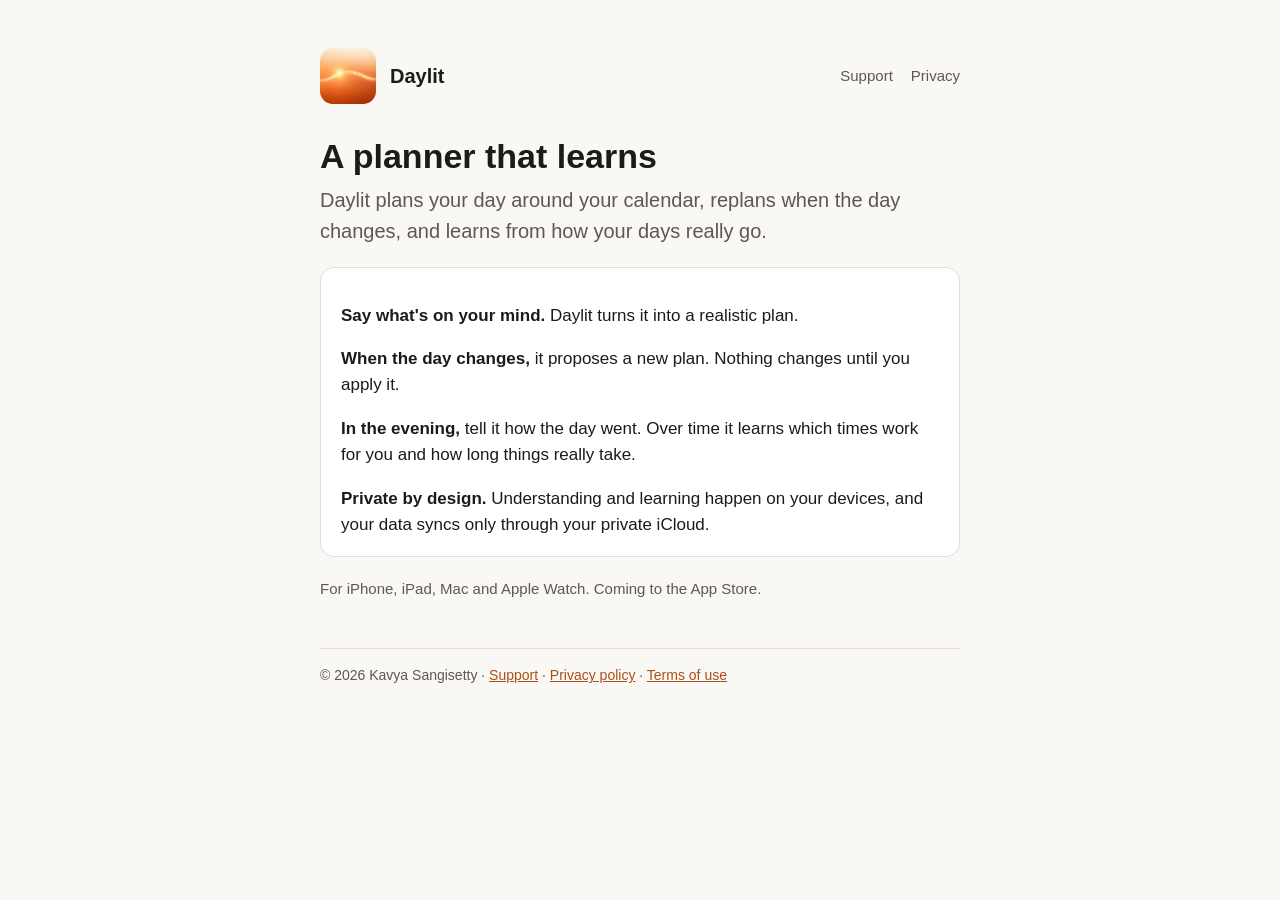
<file: index.html>
<!doctype html>
<html lang="en">
<head>
<meta charset="utf-8">
<meta name="viewport" content="width=device-width, initial-scale=1">
<title>Daylit: A Planner That Learns</title>
<meta name="description" content="Daylit plans your day around your calendar, replans when the day changes, and learns how you really live.">
<link rel="icon" href="icon.png">
<link rel="stylesheet" href="style.css">
</head>
<body>
<main>
<header><img src="icon.png" alt=""><a href="./">Daylit</a>
<nav><a href="support.html">Support</a><a href="privacy.html">Privacy</a></nav></header>
<h1>A planner that learns</h1>
<p class="lead">Daylit plans your day around your calendar, replans when the day changes, and learns from how your days really go.</p>
<div class="card">
<p><strong>Say what's on your mind.</strong> Daylit turns it into a realistic plan.</p>
<p><strong>When the day changes,</strong> it proposes a new plan. Nothing changes until you apply it.</p>
<p><strong>In the evening,</strong> tell it how the day went. Over time it learns which times work for you and how long things really take.</p>
<p style="margin-bottom:0"><strong>Private by design.</strong> Understanding and learning happen on your devices, and your data syncs only through your private iCloud.</p>
</div>
<p class="muted">For iPhone, iPad, Mac and Apple Watch. Coming to the App Store.</p>
<footer>© 2026 Kavya Sangisetty · <a href="support.html">Support</a> · <a href="privacy.html">Privacy policy</a> · <a href="https://www.apple.com/legal/internet-services/itunes/dev/stdeula/">Terms of use</a></footer>
</main>
</body>
</html>
</file>
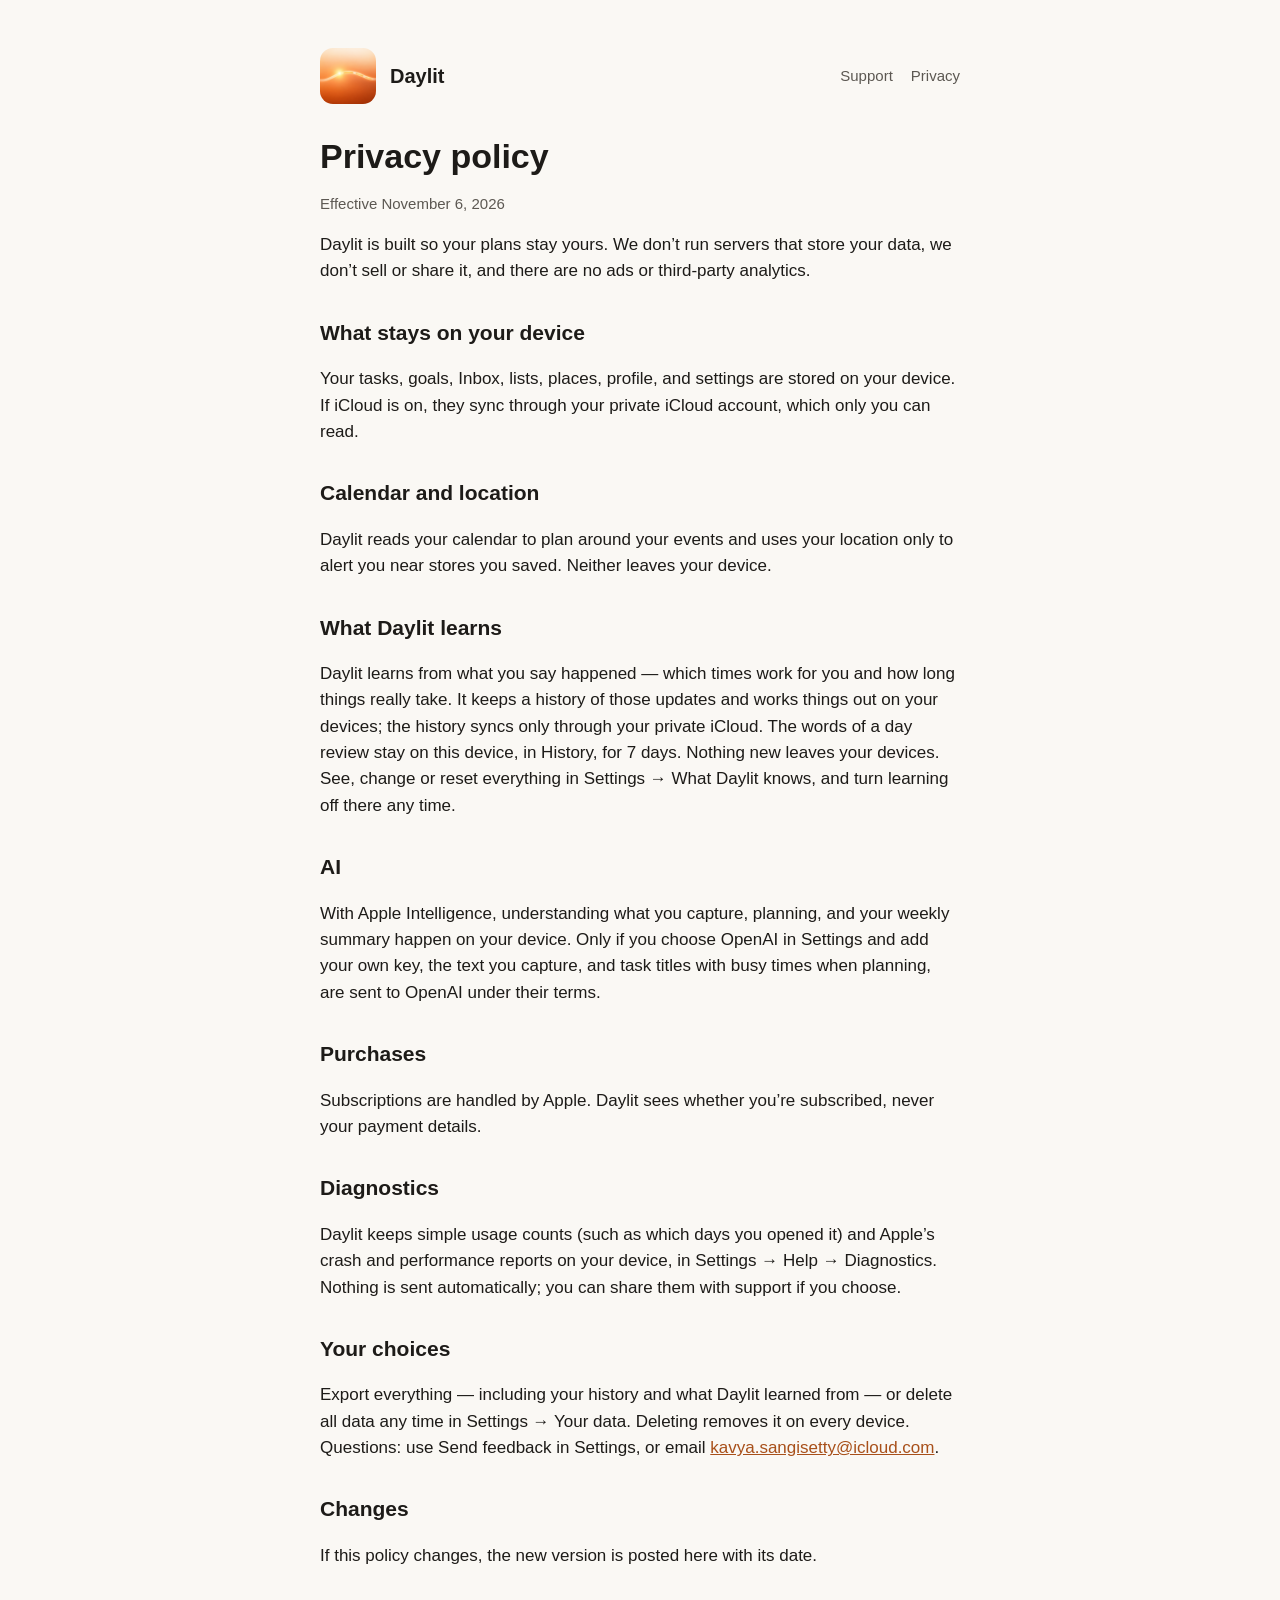
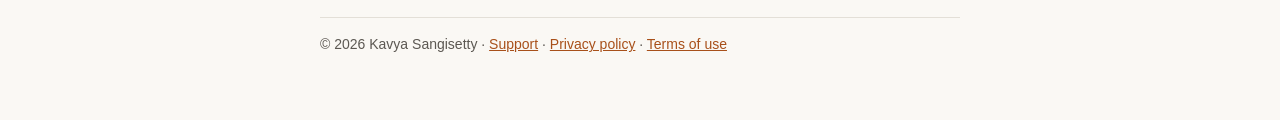
<file: privacy.html>
<!doctype html>
<html lang="en">
<head>
<meta charset="utf-8">
<meta name="viewport" content="width=device-width, initial-scale=1">
<title>Daylit Privacy Policy</title>
<meta name="description" content="How Daylit handles your data: on your devices, synced only through your private iCloud.">
<link rel="icon" href="icon.png">
<link rel="stylesheet" href="style.css">
</head>
<body>
<main>
<header><img src="icon.png" alt=""><a href="./">Daylit</a>
<nav><a href="support.html">Support</a><a href="privacy.html">Privacy</a></nav></header>
<h1>Privacy policy</h1>
<p class="muted">Effective November 6, 2026</p>
<p>Daylit is built so your plans stay yours. We don’t run servers that store your data, we don’t sell or share it, and there are no ads or third-party analytics.</p>
<h2>What stays on your device</h2>
<p>Your tasks, goals, Inbox, lists, places, profile, and settings are stored on your device. If iCloud is on, they sync through your private iCloud account, which only you can read.</p>
<h2>Calendar and location</h2>
<p>Daylit reads your calendar to plan around your events and uses your location only to alert you near stores you saved. Neither leaves your device.</p>
<h2>What Daylit learns</h2>
<p>Daylit learns from what you say happened — which times work for you and how long things really take. It keeps a history of those updates and works things out on your devices; the history syncs only through your private iCloud. The words of a day review stay on this device, in History, for 7 days. Nothing new leaves your devices. See, change or reset everything in Settings → What Daylit knows, and turn learning off there any time.</p>
<h2>AI</h2>
<p>With Apple Intelligence, understanding what you capture, planning, and your weekly summary happen on your device. Only if you choose OpenAI in Settings and add your own key, the text you capture, and task titles with busy times when planning, are sent to OpenAI under their terms.</p>
<h2>Purchases</h2>
<p>Subscriptions are handled by Apple. Daylit sees whether you’re subscribed, never your payment details.</p>
<h2>Diagnostics</h2>
<p>Daylit keeps simple usage counts (such as which days you opened it) and Apple’s crash and performance reports on your device, in Settings → Help → Diagnostics. Nothing is sent automatically; you can share them with support if you choose.</p>
<h2>Your choices</h2>
<p>Export everything — including your history and what Daylit learned from — or delete all data any time in Settings → Your data. Deleting removes it on every device. Questions: use Send feedback in Settings, or email <a href="mailto:kavya.sangisetty@icloud.com">kavya.sangisetty@icloud.com</a>.</p>
<h2>Changes</h2>
<p>If this policy changes, the new version is posted here with its date.</p>
<footer>© 2026 Kavya Sangisetty · <a href="support.html">Support</a> · <a href="privacy.html">Privacy policy</a> · <a href="https://www.apple.com/legal/internet-services/itunes/dev/stdeula/">Terms of use</a></footer>
</main>
</body>
</html>
</file>
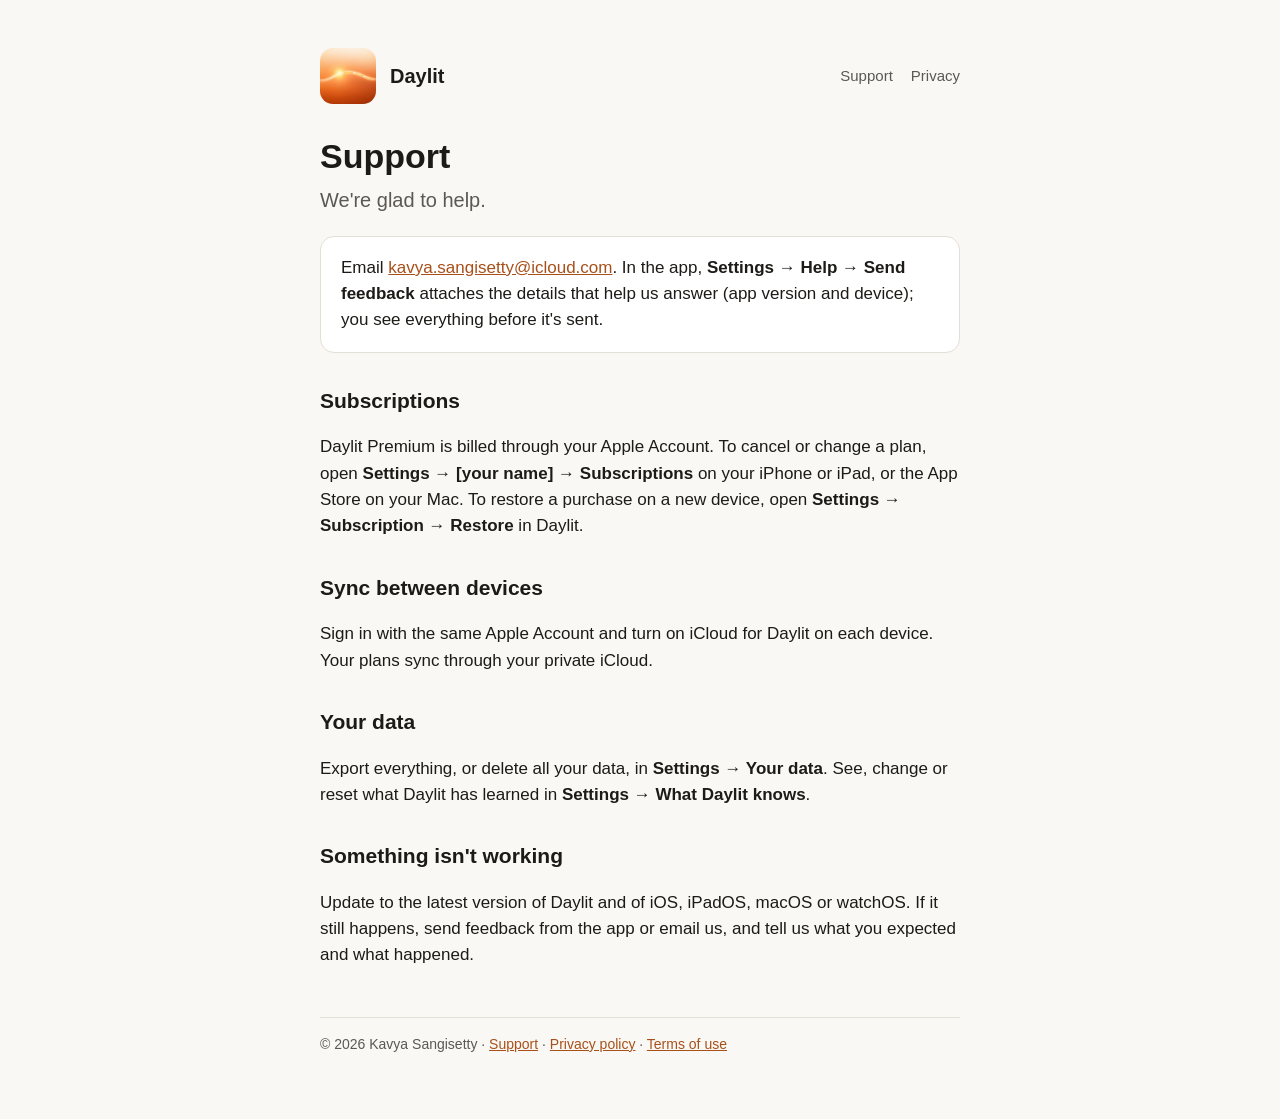
<file: support.html>
<!doctype html>
<html lang="en">
<head>
<meta charset="utf-8">
<meta name="viewport" content="width=device-width, initial-scale=1">
<title>Daylit Support</title>
<meta name="description" content="Help with Daylit: contact, subscriptions, your data and sync.">
<link rel="icon" href="icon.png">
<link rel="stylesheet" href="style.css">
</head>
<body>
<main>
<header><img src="icon.png" alt=""><a href="./">Daylit</a>
<nav><a href="support.html">Support</a><a href="privacy.html">Privacy</a></nav></header>
<h1>Support</h1>
<p class="lead">We're glad to help.</p>
<div class="card">
<p style="margin:0">Email <a href="mailto:kavya.sangisetty@icloud.com">kavya.sangisetty@icloud.com</a>. In the app, <strong>Settings → Help → Send feedback</strong> attaches the details that help us answer (app version and device); you see everything before it's sent.</p>
</div>
<h2>Subscriptions</h2>
<p>Daylit Premium is billed through your Apple Account. To cancel or change a plan, open <strong>Settings → [your name] → Subscriptions</strong> on your iPhone or iPad, or the App Store on your Mac. To restore a purchase on a new device, open <strong>Settings → Subscription → Restore</strong> in Daylit.</p>
<h2>Sync between devices</h2>
<p>Sign in with the same Apple Account and turn on iCloud for Daylit on each device. Your plans sync through your private iCloud.</p>
<h2>Your data</h2>
<p>Export everything, or delete all your data, in <strong>Settings → Your data</strong>. See, change or reset what Daylit has learned in <strong>Settings → What Daylit knows</strong>.</p>
<h2>Something isn't working</h2>
<p>Update to the latest version of Daylit and of iOS, iPadOS, macOS or watchOS. If it still happens, send feedback from the app or email us, and tell us what you expected and what happened.</p>
<footer>© 2026 Kavya Sangisetty · <a href="support.html">Support</a> · <a href="privacy.html">Privacy policy</a> · <a href="https://www.apple.com/legal/internet-services/itunes/dev/stdeula/">Terms of use</a></footer>
</main>
</body>
</html>
</file>
<file: style.css>
:root {
  --bg: #FAF8F4; --surface: #FFFFFF; --text: #1D1B18; --text2: #5C5852; --sep: #E3DFD7; --accent: #A8501A;
  color-scheme: light dark;
}
@media (prefers-color-scheme: dark) {
  :root { --bg: #171614; --surface: #201F1C; --text: #F4F1EC; --text2: #B8B3AA; --sep: #34322E; --accent: #F2A766; }
}
* { box-sizing: border-box; }
body {
  margin: 0; background: var(--bg); color: var(--text);
  font: 17px/1.55 -apple-system, BlinkMacSystemFont, "SF Pro Text", "Segoe UI", Roboto, sans-serif;
}
main { max-width: 680px; margin: 0 auto; padding: 48px 20px 64px; }
header { display: flex; align-items: center; gap: 14px; margin-bottom: 32px; }
header img { width: 56px; height: 56px; border-radius: 13px; }
header a { color: inherit; text-decoration: none; font-weight: 600; font-size: 20px; }
nav { margin-left: auto; display: flex; gap: 18px; font-size: 15px; }
nav a { color: var(--text2); font-weight: 400; font-size: 15px; }
h1 { font-size: 34px; line-height: 1.2; margin: 0 0 8px; }
h2 { font-size: 21px; margin: 32px 0 6px; }
p, li { color: var(--text); }
.lead { font-size: 20px; color: var(--text2); margin-top: 0; }
.muted { color: var(--text2); font-size: 15px; }
a { color: var(--accent); }
.card { background: var(--surface); border: 1px solid var(--sep); border-radius: 14px; padding: 18px 20px; margin: 20px 0; }
footer { margin-top: 48px; padding-top: 16px; border-top: 1px solid var(--sep); color: var(--text2); font-size: 14px; }
</file>
